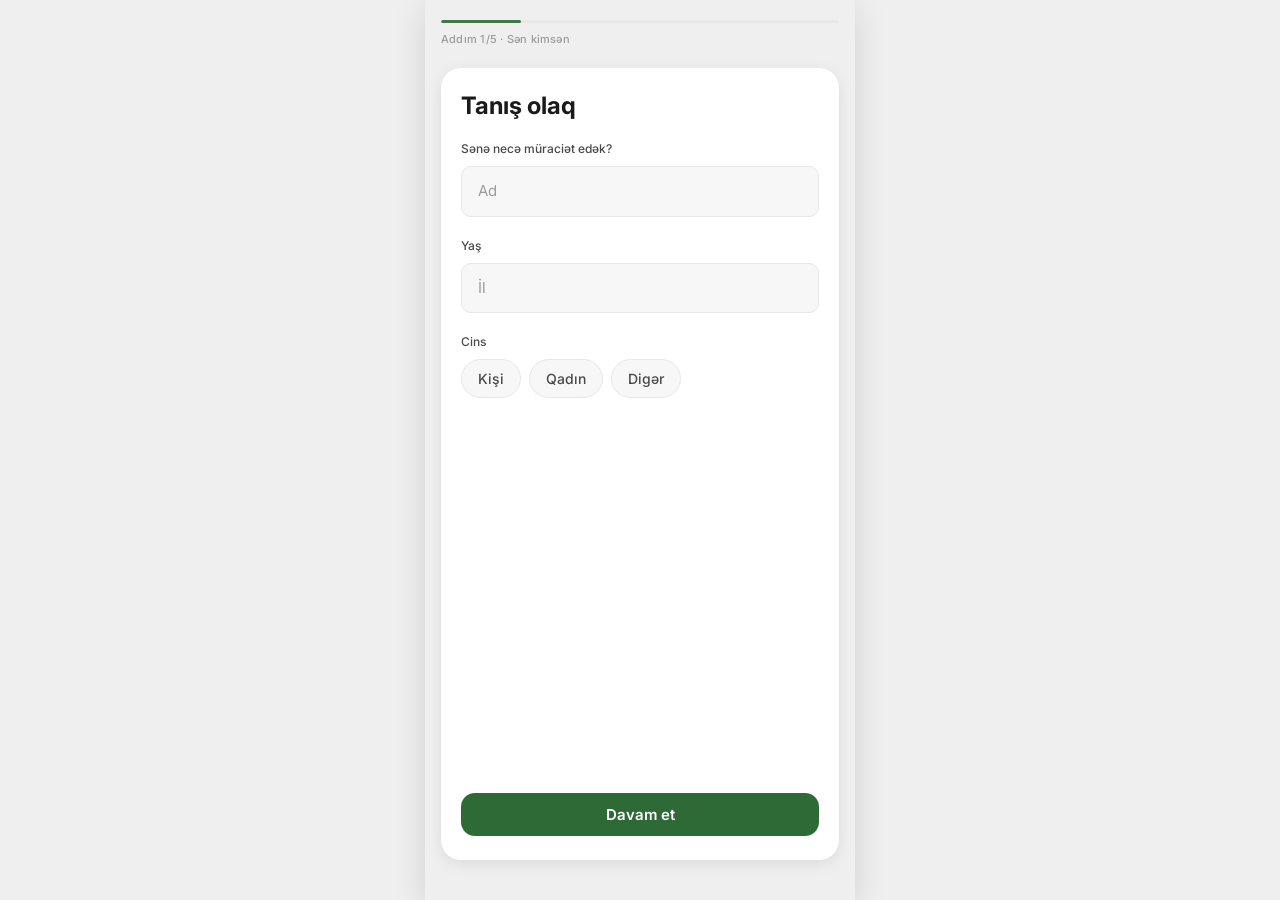
<file: index.html>
<!DOCTYPE html>
<html lang="az">
<head>
  <meta charset="UTF-8" />
  <meta name="viewport" content="width=device-width, initial-scale=1.0" />
  <title>NutriCoach</title>
  <link rel="stylesheet" href="css/reset.css" />
  <link rel="stylesheet" href="css/variables.css" />
  <style>
    body {
      display: flex;
      align-items: center;
      justify-content: center;
      min-height: 100vh;
      background: var(--bg);
    }
    .splash {
      text-align: center;
    }
    .splash-logo {
      font-size: 2.5rem;
      font-weight: 700;
      color: var(--primary);
      letter-spacing: -0.5px;
    }
    .splash-sub {
      color: var(--text-muted);
      margin-top: 0.5rem;
      font-size: 0.9rem;
    }
    .splash-spinner {
      width: 36px;
      height: 36px;
      border: 3px solid var(--border);
      border-top-color: var(--primary);
      border-radius: 50%;
      animation: spin 0.7s linear infinite;
      margin: 1.5rem auto 0;
    }
    @keyframes spin { to { transform: rotate(360deg); } }
  </style>
</head>
<body>
  <div class="splash">
    <div class="splash-logo">🥗 NutriCoach</div>
    <div class="splash-sub">Sağlam həyat yoldaşın</div>
    <div class="splash-spinner"></div>
  </div>

  <script src="js/storage.js"></script>
  <script src="js/app.js"></script>
</body>
</html>
</file>
<file: css/variables.css>
@import url('https://fonts.googleapis.com/css2?family=Inter:wght@400;500;600;700;800&display=swap');

:root {
  /* ── Rənglər ───────────────────────────────── */
  --clr-bg:             #F0EFEF;   /* Səhifə arxa fonu - açıq boz */
  --clr-surface:        #FFFFFF;   /* Kart / panel - ağ */
  --clr-surface-2:      #F7F7F7;   /* Input, ikinci səviyyə */

  --clr-primary:        #3D7A45;   /* Əsas yaşıl */
  --clr-primary-dark:   #2D6A35;   /* Düymə yaşıl - tünd */
  --clr-primary-light:  #A8CBA9;   /* Progress bar, açıq */
  --clr-primary-bg:     #EAF3EA;   /* Yaşıl arxa fon (pill seçili) */

  --clr-text:           #1A1A1A;   /* Əsas mətn */
  --clr-text-2:         #4A4A4A;   /* İkinci dərəcəli mətn */
  --clr-text-muted:     #9B9B9B;   /* Placeholder, label */
  --clr-border:         #E8E8E8;   /* Input / divider kənar xətt */
  --clr-divider:        #F0F0F0;

  /* Makro rəngləri */
  --clr-protein:        #4A90D9;
  --clr-carb:           #F5A623;
  --clr-fat:            #E05C5C;
  --clr-water:          #5BB5D9;

  /* Status */
  --clr-success:        #4CAF50;
  --clr-warning:        #FF9800;
  --clr-danger:         #F44336;

  /* ── Tipqrafiya ────────────────────────────── */
  --font:               'Inter', -apple-system, BlinkMacSystemFont, sans-serif;

  --fs-xs:    11px;
  --fs-sm:    12px;
  --fs-base:  14px;
  --fs-md:    15px;
  --fs-lg:    17px;
  --fs-xl:    20px;
  --fs-2xl:   24px;
  --fs-3xl:   32px;
  --fs-hero:  44px;

  --fw-regular: 400;
  --fw-medium:  500;
  --fw-semi:    600;
  --fw-bold:    700;
  --fw-black:   800;

  --lh-tight:   1.2;
  --lh-snug:    1.35;
  --lh-base:    1.5;

  /* ── Boşluqlar ─────────────────────────────── */
  --sp-1:   4px;
  --sp-2:   8px;
  --sp-3:   12px;
  --sp-4:   16px;
  --sp-5:   20px;
  --sp-6:   24px;
  --sp-8:   32px;
  --sp-10:  40px;
  --sp-12:  48px;

  /* ── Kənar radius ──────────────────────────── */
  --r-sm:   6px;
  --r-md:   10px;
  --r-lg:   14px;
  --r-xl:   20px;
  --r-pill: 999px;

  /* ── Kölgə ─────────────────────────────────── */
  --shadow-sm:  0 1px 4px rgba(0,0,0,0.06);
  --shadow-md:  0 4px 16px rgba(0,0,0,0.08);
  --shadow-lg:  0 8px 32px rgba(0,0,0,0.12);

  /* ── Animasiya ─────────────────────────────── */
  --ease:       cubic-bezier(0.4, 0, 0.2, 1);
  --dur-fast:   150ms;
  --dur-base:   250ms;
  --dur-slow:   400ms;

  /* ── Layout ────────────────────────────────── */
  --page-max:   430px;
  --nav-h:      72px;
  --header-h:   56px;

  /* ── Legacy var compat (köhnə CSS-lər üçün) ── */
  --bg:             var(--clr-bg);
  --surface:        var(--clr-surface);
  --surface-2:      var(--clr-surface-2);
  --primary:        var(--clr-primary);
  --primary-dark:   var(--clr-primary-dark);
  --primary-light:  var(--clr-primary-light);
  --primary-bg:     var(--clr-primary-bg);
  --text:           var(--clr-text);
  --text-muted:     var(--clr-text-muted);
  --border:         var(--clr-border);
  --protein:        var(--clr-protein);
  --carb:           var(--clr-carb);
  --fat:            var(--clr-fat);
  --water:          var(--clr-water);
  --shadow:         var(--shadow-md);
  --radius:         var(--r-lg);
  --radius-sm:      var(--r-sm);
  --radius-lg:      var(--r-xl);
  --nav-height:     var(--nav-h);
}
</file>
<file: css/components.css>
/* ═══════════════════════════════════════════════
   COMPONENTS.CSS
   ═══════════════════════════════════════════════ */

/* ── Düymələr ───────────────────────────────── */
.btn {
  display: flex;
  align-items: center;
  justify-content: center;
  gap: var(--sp-2);
  padding: 15px var(--sp-5);
  border-radius: var(--r-lg);
  font-size: var(--fs-base);
  font-weight: var(--fw-semi);
  line-height: 1;
  transition: background var(--dur-fast), transform var(--dur-fast), opacity var(--dur-fast);
  user-select: none;
  -webkit-tap-highlight-color: transparent;
  cursor: pointer;
  border: none;
}

.btn:active {
  transform: scale(0.97);
}

.btn-full {
  width: 100%;
}

.btn-primary {
  background: var(--clr-primary-dark);
  color: #fff;
}

.btn-primary:hover {
  background: #235929;
}

.btn-primary:disabled {
  background: var(--clr-primary-light);
  cursor: not-allowed;
  transform: none;
  opacity: 0.7;
}

.btn-outline {
  background: transparent;
  color: var(--clr-primary-dark);
  border: 1.5px solid var(--clr-primary-dark);
}

.btn-outline:hover {
  background: var(--clr-primary-bg);
}

.btn-ghost {
  background: transparent;
  color: var(--clr-text-muted);
  padding: var(--sp-2) var(--sp-3);
  font-weight: var(--fw-medium);
}

.btn-ghost:hover {
  color: var(--clr-text);
}

.btn-danger {
  background: #ef4444;
  color: #fff;
  width: 100%;
}

/* ── Form inputları ─────────────────────────── */
.form-group {
  display: flex;
  flex-direction: column;
  gap: var(--sp-2);
}

.form-label {
  font-size: var(--fs-sm);
  font-weight: var(--fw-medium);
  color: var(--clr-text-2);
}

/* .input class (köhnə HTML-lərdən) */
.input {
  width: 100%;
  padding: 13px var(--sp-4);
  background: var(--clr-surface-2);
  border: 1.5px solid var(--clr-border);
  border-radius: var(--r-md);
  font-size: var(--fs-base);
  color: var(--clr-text);
  transition: border-color var(--dur-fast), box-shadow var(--dur-fast);
  font-family: var(--font);
}

.input::placeholder {
  color: var(--clr-text-muted);
}

.input:focus {
  border-color: var(--clr-primary);
  box-shadow: 0 0 0 3px rgba(61,122,69,0.12);
  outline: none;
  background: #fff;
}

select.input {
  appearance: none;
  background-image: url("data:image/svg+xml,%3Csvg xmlns='http://www.w3.org/2000/svg' width='12' height='8' viewBox='0 0 12 8'%3E%3Cpath d='M1 1l5 5 5-5' stroke='%239B9B9B' stroke-width='1.5' fill='none' stroke-linecap='round'/%3E%3C/svg%3E");
  background-repeat: no-repeat;
  background-position: right 14px center;
  padding-right: 36px;
}

.form-row {
  display: grid;
  grid-template-columns: 1fr 1fr;
  gap: var(--sp-3);
}

/* ── Pill seçim düymələri ───────────────────── */
.pill-group {
  display: flex;
  flex-wrap: wrap;
  gap: var(--sp-2);
}

.pill-btn {
  padding: 8px 18px;
  border-radius: var(--r-pill);
  border: 1.5px solid var(--clr-border);
  font-size: var(--fs-base);
  font-weight: var(--fw-medium);
  color: var(--clr-text-2);
  background: var(--clr-surface);
  cursor: pointer;
  transition: all var(--dur-fast);
  user-select: none;
  -webkit-tap-highlight-color: transparent;
}

.pill-btn:hover,
.pill-btn.active {
  background: var(--clr-primary-bg);
  border-color: var(--clr-primary);
  color: var(--clr-primary-dark);
  font-weight: var(--fw-semi);
}

/* ── Progress bar ───────────────────────────── */
.progress-bar {
  width: 100%;
  height: 5px;
  background: var(--clr-border);
  border-radius: var(--r-pill);
  overflow: hidden;
}

.progress-fill {
  height: 100%;
  border-radius: var(--r-pill);
  transition: width var(--dur-slow) var(--ease);
}

.progress-fill.protein { background: var(--clr-protein); }
.progress-fill.carb    { background: var(--clr-carb); }
.progress-fill.fat     { background: var(--clr-fat); }
.progress-fill.water   { background: var(--clr-water); }

/* ── Makro sıra ─────────────────────────────── */
.macro-row {
  display: flex;
  align-items: center;
  padding: 11px 0;
  border-bottom: 1px solid var(--clr-divider);
  gap: var(--sp-3);
}

.macro-row:last-child {
  border-bottom: none;
}

.macro-dot {
  width: 9px;
  height: 9px;
  border-radius: 50%;
  flex-shrink: 0;
}

.macro-dot.protein,
.macro-dot--protein { background: var(--clr-protein); }
.macro-dot.carb,
.macro-dot--carb    { background: var(--clr-carb); }
.macro-dot.fat,
.macro-dot--fat     { background: var(--clr-fat); }
.macro-dot.water,
.macro-dot--water   { background: var(--clr-water); }

.macro-name {
  flex: 1;
  font-size: var(--fs-base);
  color: var(--clr-text);
  font-weight: var(--fw-medium);
}

.macro-val {
  font-size: var(--fs-base);
  font-weight: var(--fw-semi);
  color: var(--clr-text);
}

/* ── Divider ────────────────────────────────── */
.divider {
  height: 1px;
  background: var(--clr-divider);
  margin: var(--sp-4) 0;
}

/* ── Axtarış ────────────────────────────────── */
.search-bar {
  display: flex;
  align-items: center;
  gap: var(--sp-3);
  background: var(--clr-surface);
  border: 1.5px solid var(--clr-border);
  border-radius: var(--r-lg);
  padding: 12px var(--sp-4);
  transition: border-color var(--dur-fast), box-shadow var(--dur-fast);
}

.search-bar:focus-within {
  border-color: var(--clr-primary);
  box-shadow: 0 0 0 3px rgba(61,122,69,0.10);
}

.search-bar input {
  flex: 1;
  font-size: var(--fs-md);
  color: var(--clr-text);
  background: transparent;
  border: none;
  outline: none;
}

.search-bar input::placeholder {
  color: var(--clr-text-muted);
}

/* ── Ring (dairəvi progress) ─────────────────── */
.ring-wrap {
  position: relative;
  display: flex;
  align-items: center;
  justify-content: center;
}

.ring-svg {
  transform: rotate(-90deg);
}

.ring-bg {
  fill: none;
  stroke: var(--clr-border);
  stroke-width: 10;
}

.ring-fill {
  fill: none;
  stroke: var(--clr-primary-dark);
  stroke-width: 10;
  stroke-linecap: round;
  transition: stroke-dashoffset var(--dur-slow) var(--ease);
}

.ring-center {
  position: absolute;
  text-align: center;
}

/* ── Yemək item ─────────────────────────────── */
.meal-item {
  display: flex;
  align-items: center;
  justify-content: space-between;
  padding: 11px 0;
  border-bottom: 1px solid var(--clr-divider);
}

.meal-item:last-child {
  border-bottom: none;
}

/* ── Su izləmə ──────────────────────────────── */
.water-glass {
  width: 28px;
  height: 28px;
  border-radius: var(--r-sm);
  border: 2px solid var(--clr-water);
  cursor: pointer;
  transition: background var(--dur-fast);
}

.water-glass.filled {
  background: var(--clr-water);
}
</file>
<file: css/layout.css>
/* ═══════════════════════════════════════════════
   LAYOUT.CSS — Global layout
   ═══════════════════════════════════════════════ */

/* ── Reset body ─────────────────────────────── */
body {
  font-family: var(--font);
  background: var(--clr-bg);
  color: var(--clr-text);
  min-height: 100vh;
  display: flex;
  flex-direction: column;   /* ← hamısı alt-alta */
  align-items: stretch;     /* ← tam en boyunca */
  margin: 0 auto;
  max-width: var(--page-max);
}

/* ── Header (bütün səhifələr üçün) ─────────── */
.header {
  position: sticky;
  top: 0;
  z-index: 50;
  background: var(--clr-surface);
  border-bottom: 1px solid var(--clr-border);
  display: flex;
  align-items: center;
  justify-content: space-between;
  padding: 0 var(--sp-5);
  height: var(--header-h);
  width: 100%;
  flex-shrink: 0;
}

.header-title {
  font-size: var(--fs-lg);
  font-weight: var(--fw-bold);
  color: var(--clr-text);
}

/* Dashboard header sol hissə */
.header-left {
  display: flex;
  flex-direction: column;
  gap: 2px;
}

.header-greeting {
  font-size: var(--fs-md);
  font-weight: var(--fw-semi);
  color: var(--clr-text);
  line-height: 1.2;
}

.header-date {
  font-size: var(--fs-sm);
  color: var(--clr-text-muted);
}

.header-avatar {
  width: 36px;
  height: 36px;
  background: var(--clr-primary-bg);
  border: 2px solid var(--clr-primary-light);
  border-radius: 50%;
  display: flex;
  align-items: center;
  justify-content: center;
  font-size: 1rem;
  text-decoration: none;
  transition: background var(--dur-fast);
}

.header-avatar:hover {
  background: var(--clr-primary-light);
}

/* Geri düyməsi (add-meal) */
.back-btn {
  font-size: 1.4rem;
  color: var(--clr-text-2);
  text-decoration: none;
  padding: var(--sp-2);
  line-height: 1;
}

/* Profil saxla düyməsi */
.header-save-btn {
  background: var(--clr-primary-dark);
  color: #fff;
  border: none;
  border-radius: var(--r-md);
  padding: 8px 16px;
  font-size: var(--fs-sm);
  font-weight: var(--fw-semi);
  cursor: pointer;
  transition: background var(--dur-fast);
}

.header-save-btn:hover {
  background: #2f5433;
}

/* ── Əsas məzmun ────────────────────────────── */
.page-wrapper {
  flex: 1;
  padding: var(--sp-4) var(--sp-5);
  padding-bottom: calc(var(--nav-h) + var(--sp-6));
  display: flex;
  flex-direction: column;
  gap: var(--sp-4);
  width: 100%;
}

/* ── Kart ───────────────────────────────────── */
.card {
  background: var(--clr-surface);
  border-radius: var(--r-xl);
  padding: var(--sp-5);
  box-shadow: var(--shadow-sm);
}

.card-title {
  font-size: var(--fs-md);
  font-weight: var(--fw-bold);
  color: var(--clr-text);
  margin-bottom: var(--sp-4);
}

/* ── Input ──────────────────────────────────── */
.input {
  width: 100%;
  padding: 13px var(--sp-4);
  background: var(--clr-surface-2);
  border: 1.5px solid var(--clr-border);
  border-radius: var(--r-md);
  font-size: var(--fs-md);
  color: var(--clr-text);
  transition: border-color var(--dur-fast), box-shadow var(--dur-fast);
}

.input::placeholder {
  color: var(--clr-text-muted);
}

.input:focus {
  border-color: var(--clr-primary);
  box-shadow: 0 0 0 3px rgba(92,140,94,0.15);
  outline: none;
}

/* ── Form ───────────────────────────────────── */
.form-group {
  display: flex;
  flex-direction: column;
  gap: var(--sp-2);
}

.form-label {
  font-size: var(--fs-sm);
  font-weight: var(--fw-medium);
  color: var(--clr-text-2);
}

.form-row {
  display: grid;
  grid-template-columns: 1fr 1fr;
  gap: var(--sp-3);
}

/* ── Düymələr ───────────────────────────────── */
.btn {
  display: flex;
  align-items: center;
  justify-content: center;
  padding: 14px var(--sp-5);
  border-radius: var(--r-lg);
  font-size: var(--fs-md);
  font-weight: var(--fw-semi);
  cursor: pointer;
  transition: all var(--dur-fast);
  border: none;
  text-decoration: none;
  user-select: none;
}

.btn:active { transform: scale(0.98); }

.btn-primary {
  background: var(--clr-primary-dark);
  color: #fff;
  width: 100%;
}

.btn-primary:hover { background: #2f5433; }

.btn-outline {
  background: transparent;
  color: var(--clr-primary-dark);
  border: 1.5px solid var(--clr-primary-dark);
  width: 100%;
}

.btn-outline:hover { background: var(--clr-primary-bg); }

.btn-ghost {
  background: transparent;
  color: var(--clr-text-muted);
  width: auto;
  padding: var(--sp-2) var(--sp-4);
}

.btn-danger {
  background: var(--clr-danger);
  color: #fff;
  width: 100%;
}

.btn-full { width: 100%; }

/* ── Pill düymələr ──────────────────────────── */
.pill-group {
  display: flex;
  flex-wrap: wrap;
  gap: var(--sp-2);
}

.pill-btn {
  padding: 8px 16px;
  border-radius: var(--r-pill);
  border: 1.5px solid var(--clr-border);
  font-size: var(--fs-base);
  font-weight: var(--fw-medium);
  color: var(--clr-text-2);
  background: var(--clr-surface);
  cursor: pointer;
  transition: all var(--dur-fast);
}

.pill-btn:hover { border-color: var(--clr-primary); color: var(--clr-primary-dark); }

.pill-btn.active {
  background: var(--clr-primary-bg);
  border-color: var(--clr-primary);
  color: var(--clr-primary-dark);
  font-weight: var(--fw-semi);
}

/* ── Makro sıra ─────────────────────────────── */
.macro-list {
  display: flex;
  flex-direction: column;
}

.macro-row {
  display: flex;
  align-items: center;
  gap: var(--sp-3);
  padding: 10px 0;
  border-bottom: 1px solid var(--clr-divider);
}

.macro-row:last-child { border-bottom: none; }

.macro-dot {
  width: 9px;
  height: 9px;
  border-radius: 50%;
  flex-shrink: 0;
}

.macro-dot.protein { background: var(--clr-protein); }
.macro-dot.carb    { background: var(--clr-carb); }
.macro-dot.fat     { background: var(--clr-fat); }
.macro-dot.water   { background: var(--clr-water); }

.macro-name {
  flex: 1;
  font-size: var(--fs-base);
  color: var(--clr-text);
  font-weight: var(--fw-medium);
}

.macro-val {
  font-size: var(--fs-base);
  font-weight: var(--fw-semi);
  color: var(--clr-text);
}

/* ── Empty state ────────────────────────────── */
.empty-state {
  display: flex;
  flex-direction: column;
  align-items: center;
  gap: var(--sp-2);
  padding: var(--sp-8) var(--sp-4);
  text-align: center;
}

.empty-icon { font-size: 2rem; opacity: 0.45; }
.empty-text { font-size: var(--fs-md); font-weight: var(--fw-semi); color: var(--clr-text-2); }
.empty-sub  { font-size: var(--fs-sm); color: var(--clr-text-muted); }

/* ── Progress bar ───────────────────────────── */
.progress-bar {
  width: 100%;
  height: 6px;
  background: var(--clr-border);
  border-radius: var(--r-pill);
  overflow: hidden;
}

.progress-fill {
  height: 100%;
  border-radius: var(--r-pill);
  transition: width var(--dur-slow) var(--ease);
}

.progress-fill.protein { background: var(--clr-protein); }
.progress-fill.carb    { background: var(--clr-carb); }
.progress-fill.fat     { background: var(--clr-fat); }
.progress-fill.water   { background: var(--clr-water); }

/* ── Rəng köməkçiləri ───────────────────────── */
.protein-color { color: var(--clr-protein); }
.carb-color    { color: var(--clr-carb); }
.fat-color     { color: var(--clr-fat); }

/* ── Toast ──────────────────────────────────── */
.toast {
  position: fixed;
  bottom: calc(var(--nav-h) + var(--sp-4));
  left: 50%;
  transform: translateX(-50%) translateY(20px);
  background: var(--clr-text);
  color: #fff;
  padding: 10px 20px;
  border-radius: var(--r-pill);
  font-size: var(--fs-base);
  font-weight: var(--fw-medium);
  white-space: nowrap;
  z-index: 300;
  opacity: 0;
  transition: opacity var(--dur-base), transform var(--dur-base);
  pointer-events: none;
}

.toast.show {
  opacity: 1;
  transform: translateX(-50%) translateY(0);
}

/* ── Bottom nav ─────────────────────────────── */
.bottom-nav {
  position: fixed;
  bottom: 0;
  left: 50%;
  transform: translateX(-50%);
  width: 100%;
  max-width: var(--page-max);
  height: var(--nav-h);
  background: var(--clr-surface);
  border-top: 1px solid var(--clr-border);
  display: flex;
  align-items: center;
  justify-content: space-around;
  z-index: 100;
}

.nav-item {
  display: flex;
  flex-direction: column;
  align-items: center;
  gap: 4px;
  padding: var(--sp-2) var(--sp-4);
  text-decoration: none;
  color: var(--clr-text-muted);
  transition: color var(--dur-fast);
  -webkit-tap-highlight-color: transparent;
}

.nav-item.active { color: var(--clr-primary-dark); }

.nav-icon  { font-size: 1.25rem; line-height: 1; }
.nav-label { font-size: 10px; font-weight: var(--fw-medium); }

/* ── FAB ────────────────────────────────────── */
.fab {
  position: fixed;
  bottom: calc(var(--nav-h) + var(--sp-4));
  right: max(var(--sp-5), calc((100vw - var(--page-max)) / 2 + var(--sp-5)));
  width: 52px;
  height: 52px;
  background: var(--clr-primary-dark);
  color: #fff;
  border-radius: 50%;
  display: flex;
  align-items: center;
  justify-content: center;
  font-size: 1.6rem;
  font-weight: 300;
  text-decoration: none;
  box-shadow: 0 4px 16px rgba(61,107,65,0.4);
  z-index: 50;
  transition: transform var(--dur-fast);
}

.fab:active { transform: scale(0.92); }

/* ── Masaüstü: ortalanmış görünüm ──────────── */
@media (min-width: 431px) {
  body {
    background: #D0D0D0;
    box-shadow: var(--shadow-lg);
  }
}

/* ── Scrollbar gizlət ───────────────────────── */
::-webkit-scrollbar { width: 0; height: 0; }
</file>
<file: css/pages/dashboard.css>
/* ─── Dashboard Page CSS ─── */

/* ── Header ──────────────────────────────── */
.header {
  position: sticky;
  top: 0;
  z-index: 50;
  background: var(--clr-bg);
  display: flex;
  align-items: center;
  justify-content: space-between;
  padding: 14px var(--sp-5);
  border-bottom: 1px solid var(--clr-border);
}

.header-left {
  display: flex;
  flex-direction: column;
  gap: 2px;
}

.header-greeting {
  font-size: var(--fs-md);
  font-weight: var(--fw-semi);
  color: var(--clr-text);
  line-height: 1.2;
}

.header-date {
  font-size: var(--fs-sm);
  color: var(--clr-text-muted);
  font-weight: var(--fw-medium);
}

.header-avatar {
  width: 38px;
  height: 38px;
  background: var(--clr-primary-bg);
  border: 2px solid var(--clr-primary-light);
  border-radius: 50%;
  display: flex;
  align-items: center;
  justify-content: center;
  font-size: 1.1rem;
  text-decoration: none;
  cursor: pointer;
  transition: background var(--dur-fast);
}

.header-avatar:hover {
  background: var(--clr-primary-light);
}

/* ── Page wrapper ─────────────────────────── */
.page-wrapper {
  flex: 1;
  padding: var(--sp-4) var(--sp-5);
  padding-bottom: calc(var(--nav-h) + var(--sp-8));
  display: flex;
  flex-direction: column;
  gap: var(--sp-4);
  max-width: var(--page-max);
  width: 100%;
  margin: 0 auto;
}

/* ── Card base ────────────────────────────── */
.card {
  background: var(--clr-surface);
  border-radius: var(--r-xl);
  padding: var(--sp-5);
  box-shadow: var(--shadow-sm);
}

.card-title {
  font-size: var(--fs-md);
  font-weight: var(--fw-bold);
  color: var(--clr-text);
  margin-bottom: var(--sp-4);
}

/* ── Kalori ring ──────────────────────────── */
.calorie-card {
  display: flex;
  flex-direction: column;
  align-items: center;
  gap: var(--sp-4);
}

.calorie-ring-wrap {
  position: relative;
  width: 150px;
  height: 150px;
}

.calorie-ring {
  width: 100%;
  height: 100%;
  transform: rotate(-90deg);
}

.ring-bg {
  fill: none;
  stroke: var(--clr-border);
  stroke-width: 10;
}

.ring-fill {
  fill: none;
  stroke: var(--clr-primary-dark);
  stroke-width: 10;
  stroke-linecap: round;
  transition: stroke-dashoffset 0.6s ease;
}

.ring-center {
  position: absolute;
  top: 50%; left: 50%;
  transform: translate(-50%, -50%);
  text-align: center;
}

.ring-remaining {
  font-size: 1.8rem;
  font-weight: var(--fw-black);
  color: var(--clr-text);
  line-height: 1;
}

.ring-label {
  font-size: var(--fs-xs);
  color: var(--clr-text-muted);
  font-weight: var(--fw-medium);
  text-transform: uppercase;
  letter-spacing: 0.05em;
  margin-top: 3px;
}

.calorie-stats {
  display: flex;
  gap: var(--sp-8);
}

.calorie-stat {
  text-align: center;
}

.stat-val {
  font-size: var(--fs-lg);
  font-weight: var(--fw-bold);
  color: var(--clr-text);
  line-height: 1;
}

.stat-val.consumed {
  color: var(--clr-primary-dark);
}

.stat-label {
  font-size: var(--fs-xs);
  color: var(--clr-text-muted);
  font-weight: var(--fw-medium);
  margin-top: 4px;
  text-transform: uppercase;
  letter-spacing: 0.04em;
}

/* ── Makro barlar ─────────────────────────── */
.macro-bars {
  display: flex;
  flex-direction: column;
  gap: var(--sp-4);
}

.macro-bar-item {}

.macro-bar-header {
  display: flex;
  justify-content: space-between;
  align-items: center;
  margin-bottom: var(--sp-2);
}

.macro-bar-name {
  font-size: var(--fs-base);
  font-weight: var(--fw-medium);
  color: var(--clr-text);
}

.macro-bar-val {
  font-size: var(--fs-sm);
  color: var(--clr-text-muted);
  font-weight: var(--fw-medium);
}

.progress-bar {
  width: 100%;
  height: 6px;
  background: var(--clr-border);
  border-radius: var(--r-pill);
  overflow: hidden;
}

.progress-fill {
  height: 100%;
  border-radius: var(--r-pill);
  transition: width var(--dur-slow) var(--ease);
}

.progress-fill.protein { background: var(--clr-protein); }
.progress-fill.carb    { background: var(--clr-carb); }
.progress-fill.fat     { background: var(--clr-fat); }
.progress-fill.water   { background: var(--clr-water); }

/* ── Su düymələri ─────────────────────────── */
.water-btns {
  display: grid;
  grid-template-columns: repeat(2, 1fr);
  gap: var(--sp-2);
}

.water-btns .btn {
  padding: 12px var(--sp-3);
  font-size: var(--fs-base);
  border-radius: var(--r-md);
  border: 1.5px solid var(--clr-primary);
  color: var(--clr-primary-dark);
  background: transparent;
  font-weight: var(--fw-semi);
  transition: all var(--dur-fast);
  cursor: pointer;
}

.water-btns .btn:hover,
.water-btns .btn:active {
  background: var(--clr-primary-bg);
}

/* ── Bugünkü yeməklər ─────────────────────── */
.card-header-row {
  display: flex;
  justify-content: space-between;
  align-items: center;
  margin-bottom: var(--sp-3);
}

.link-small {
  font-size: var(--fs-sm);
  color: var(--clr-primary-dark);
  font-weight: var(--fw-semi);
  text-decoration: none;
}

.meal-list {
  display: flex;
  flex-direction: column;
}

.meal-item {
  display: flex;
  align-items: center;
  justify-content: space-between;
  padding: 10px 0;
  border-bottom: 1px solid var(--clr-divider);
}

.meal-item:last-child {
  border-bottom: none;
}

.meal-item-left {
  display: flex;
  flex-direction: column;
  gap: 3px;
}

.meal-item-name {
  font-size: var(--fs-base);
  font-weight: var(--fw-semi);
  color: var(--clr-text);
}

.meal-item-meta {
  font-size: var(--fs-sm);
  color: var(--clr-text-muted);
}

.meal-item-kcal {
  font-size: var(--fs-base);
  font-weight: var(--fw-bold);
  color: var(--clr-primary-dark);
  white-space: nowrap;
}

/* ── Empty state ──────────────────────────── */
.empty-state {
  display: flex;
  flex-direction: column;
  align-items: center;
  gap: var(--sp-2);
  padding: var(--sp-8) var(--sp-4);
  text-align: center;
}

.empty-icon {
  font-size: 2rem;
  opacity: 0.5;
}

.empty-text {
  font-size: var(--fs-md);
  font-weight: var(--fw-semi);
  color: var(--clr-text-2);
}

.empty-sub {
  font-size: var(--fs-sm);
  color: var(--clr-text-muted);
}

/* ── FAB ──────────────────────────────────── */
.fab {
  position: fixed;
  bottom: calc(var(--nav-h) + var(--sp-4));
  right: var(--sp-5);
  width: 52px;
  height: 52px;
  background: var(--clr-primary-dark);
  color: #fff;
  border-radius: 50%;
  display: flex;
  align-items: center;
  justify-content: center;
  font-size: 1.6rem;
  font-weight: 300;
  text-decoration: none;
  box-shadow: 0 4px 16px rgba(61,107,65,0.4);
  z-index: 50;
  transition: transform var(--dur-fast), box-shadow var(--dur-fast);
}

.fab:active {
  transform: scale(0.92);
}

/* ── Bottom Nav ───────────────────────────── */
.bottom-nav {
  position: fixed;
  bottom: 0;
  left: 50%;
  transform: translateX(-50%);
  width: 100%;
  max-width: var(--page-max);
  height: var(--nav-h);
  background: var(--clr-surface);
  border-top: 1px solid var(--clr-border);
  display: flex;
  align-items: center;
  justify-content: space-around;
  z-index: 100;
}

.nav-item {
  display: flex;
  flex-direction: column;
  align-items: center;
  gap: 4px;
  padding: var(--sp-2) var(--sp-4);
  text-decoration: none;
  color: var(--clr-text-muted);
  transition: color var(--dur-fast);
}

.nav-item.active {
  color: var(--clr-primary-dark);
}

.nav-icon {
  font-size: 1.3rem;
  line-height: 1;
}

.nav-label {
  font-size: 10px;
  font-weight: var(--fw-medium);
}

/* ── Layout fix: header + main tam sütun ─── */
body {
  display: flex;
  flex-direction: column;
  align-items: stretch;
  min-height: 100vh;
  background: var(--clr-bg);
}

header.header {
  width: 100%;
}

.page-wrapper {
  flex: 1;
  width: 100%;
}
</file>
<file: css/pages/onboarding.css>
/* ─── Onboarding ─── */

.onboarding-body {
  background: var(--clr-bg);
  min-height: 100vh;
  display: flex;
  align-items: flex-start;
  justify-content: center;
  padding: 0;
}

.onboarding-wrapper {
  width: 100%;
  max-width: var(--page-max);
  min-height: 100vh;
  display: flex;
  flex-direction: column;
  padding: var(--sp-5) var(--sp-4) var(--sp-10);
}

/* Progress bar - şəkildəki kimi yuxarıda yaşıl xətt */
.step-progress {
  height: 3px;
  background: var(--clr-border);
  border-radius: var(--r-pill);
  overflow: hidden;
  margin-bottom: var(--sp-2);
}

.step-progress-bar {
  height: 100%;
  background: var(--clr-primary);
  border-radius: var(--r-pill);
  transition: width 0.4s var(--ease);
}

/* Step label - "Addım 1/5 · Sən kimsən" */
.step-label {
  font-size: var(--fs-xs);
  color: var(--clr-text-muted);
  font-weight: var(--fw-medium);
  letter-spacing: 0.02em;
  margin-bottom: var(--sp-5);
}

/* Step kart - ağ kart üzərindəki forma */
.step-card {
  background: var(--clr-surface);
  border-radius: var(--r-xl);
  padding: var(--sp-6) var(--sp-5);
  box-shadow: var(--shadow-md);
  display: none;
  flex-direction: column;
  gap: var(--sp-5);
  flex: 1;
}

.step-card.active {
  display: flex;
}

/* Başlıq - "Tanış olaq" */
.step-title {
  font-size: var(--fs-2xl);
  font-weight: var(--fw-bold);
  color: var(--clr-text);
  line-height: var(--lh-tight);
  margin-bottom: 0;
}

.step-desc {
  font-size: var(--fs-base);
  color: var(--clr-text-muted);
  line-height: var(--lh-base);
  margin-top: calc(-1 * var(--sp-3));
}

/* Addım actions */
.step-actions {
  margin-top: auto;
  padding-top: var(--sp-4);
}

.step-actions.two-col {
  display: flex;
  align-items: center;
  gap: var(--sp-4);
}

.step-actions.two-col .btn-ghost {
  flex-shrink: 0;
  font-size: var(--fs-base);
  color: var(--clr-text-muted);
  padding: 0;
}

.step-actions.two-col .btn-primary {
  flex: 1;
}

/* Activity list - fəaliyyət seçimi */
.activity-list {
  display: flex;
  flex-direction: column;
  gap: var(--sp-2);
}

.activity-item {
  display: flex;
  align-items: center;
  gap: var(--sp-3);
  padding: 13px var(--sp-4);
  border: 1.5px solid var(--clr-border);
  border-radius: var(--r-lg);
  background: var(--clr-surface-2);
  cursor: pointer;
  text-align: left;
  transition: all var(--dur-fast);
  -webkit-tap-highlight-color: transparent;
}

.activity-item:hover {
  border-color: var(--clr-primary-light);
  background: var(--clr-primary-bg);
}

.activity-item.selected {
  border-color: var(--clr-primary);
  background: var(--clr-primary-bg);
}

.activity-icon {
  font-size: 1.3rem;
  flex-shrink: 0;
}

.activity-name {
  font-size: var(--fs-base);
  font-weight: var(--fw-semi);
  color: var(--clr-text);
}

.activity-sub {
  font-size: var(--fs-sm);
  color: var(--clr-text-muted);
  margin-top: 1px;
}

/* Goal list - hədəf seçimi */
.goal-list {
  display: flex;
  flex-direction: column;
  gap: var(--sp-2);
}

.goal-item {
  display: flex;
  align-items: center;
  gap: var(--sp-4);
  padding: var(--sp-4);
  border: 1.5px solid var(--clr-border);
  border-radius: var(--r-lg);
  background: var(--clr-surface-2);
  cursor: pointer;
  text-align: left;
  transition: all var(--dur-fast);
  -webkit-tap-highlight-color: transparent;
}

.goal-item:hover {
  border-color: var(--clr-primary-light);
  background: var(--clr-primary-bg);
}

.goal-item.selected {
  border-color: var(--clr-primary);
  background: var(--clr-primary-bg);
}

.goal-icon {
  font-size: 1.6rem;
  flex-shrink: 0;
}

.goal-name {
  font-size: var(--fs-base);
  font-weight: var(--fw-semi);
  color: var(--clr-text);
}

.goal-sub {
  font-size: var(--fs-sm);
  color: var(--clr-text-muted);
  margin-top: 2px;
}

/* Plan card - step 5 nəticə */
.plan-card {
  background: var(--clr-bg);
  border-radius: var(--r-lg);
  padding: var(--sp-5);
}

/* Böyük kalori rəqəmi - şəkildəki "-10832" kimi */
.plan-kcal {
  font-size: 2.8rem;
  font-weight: var(--fw-black);
  color: var(--clr-primary-dark);
  text-align: center;
  line-height: 1;
  letter-spacing: -0.02em;
}

.plan-kcal-label {
  text-align: center;
  font-size: var(--fs-sm);
  color: var(--clr-text-muted);
  font-weight: var(--fw-medium);
  margin-top: 4px;
  margin-bottom: var(--sp-5);
}

/* BMR / TDEE alt sıra */
.plan-bmr-row {
  display: flex;
  justify-content: space-between;
  font-size: var(--fs-sm);
  color: var(--clr-text-muted);
  margin-top: var(--sp-4);
  padding-top: var(--sp-3);
  border-top: 1px solid var(--clr-border);
}

/* Pill group onboarding-da */
.step-card .pill-group {
  gap: var(--sp-2);
}

.step-card .pill-btn {
  background: var(--clr-surface-2);
  border-color: var(--clr-border);
}

/* Toast */
.toast {
  position: fixed;
  bottom: var(--sp-8);
  left: 50%;
  transform: translateX(-50%) translateY(20px);
  background: var(--clr-text);
  color: #fff;
  padding: 10px 20px;
  border-radius: var(--r-pill);
  font-size: var(--fs-base);
  font-weight: var(--fw-medium);
  white-space: nowrap;
  z-index: 200;
  opacity: 0;
  transition: opacity var(--dur-base), transform var(--dur-base);
  pointer-events: none;
}

.toast.show {
  opacity: 1;
  transform: translateX(-50%) translateY(0);
}
</file>
<file: css/pages/profile.css>
/* ─── Profile ─── */

.header-save-btn {
  background: var(--clr-primary-dark);
  color: #fff;
  border: none;
  border-radius: var(--r-sm);
  padding: 7px 16px;
  font-size: var(--fs-sm);
  font-weight: var(--fw-semi);
  cursor: pointer;
  transition: background var(--dur-fast);
}

.header-save-btn:hover {
  background: #235929;
}

/* Avatar + ad bloku - şəkildəki kimi yaşıl dairə hərflə */
.profile-hero {
  display: flex;
  flex-direction: row;
  align-items: center;
  gap: var(--sp-4);
  padding: var(--sp-2) 0 var(--sp-4);
}

.profile-avatar {
  width: 52px;
  height: 52px;
  background: var(--clr-primary-dark);
  border-radius: 50%;
  display: flex;
  align-items: center;
  justify-content: center;
  font-size: var(--fs-xl);
  font-weight: var(--fw-bold);
  color: #fff;
  flex-shrink: 0;
  text-transform: uppercase;
}

.profile-name {
  font-size: var(--fs-xl);
  font-weight: var(--fw-bold);
  color: var(--clr-text);
  line-height: 1.2;
}

.profile-goal-label {
  font-size: var(--fs-sm);
  color: var(--clr-text-muted);
  margin-top: 2px;
}

.profile-stats-row {
  display: flex;
  justify-content: space-between;
  align-items: center;
  margin-top: 0;
  margin-left: auto;
}

.profile-stat {
  text-align: center;
}

.profile-stat-val {
  font-size: var(--fs-md);
  font-weight: var(--fw-bold);
  color: var(--clr-text);
  display: block;
}

.profile-stat-label {
  font-size: var(--fs-xs);
  color: var(--clr-text-muted);
  font-weight: var(--fw-medium);
}

.profile-stat-divider {
  width: 1px;
  height: 24px;
  background: var(--clr-border);
}

/* Section başlıqları - "GÜNDƏLİK HƏDƏFLƏR", "BƏDƏN" */
.section-label {
  font-size: var(--fs-xs);
  font-weight: var(--fw-semi);
  color: var(--clr-text-muted);
  text-transform: uppercase;
  letter-spacing: 0.08em;
  margin-bottom: var(--sp-2);
}

.form-row {
  display: grid;
  grid-template-columns: 1fr 1fr;
  gap: var(--sp-3);
}

/* Danger zone */
.danger-card {
  border: 1.5px solid #fee2e2;
}

.danger-title {
  color: #dc2626 !important;
}

.danger-desc {
  font-size: var(--fs-sm);
  color: var(--clr-text-muted);
  margin-bottom: var(--sp-4);
}
</file>
